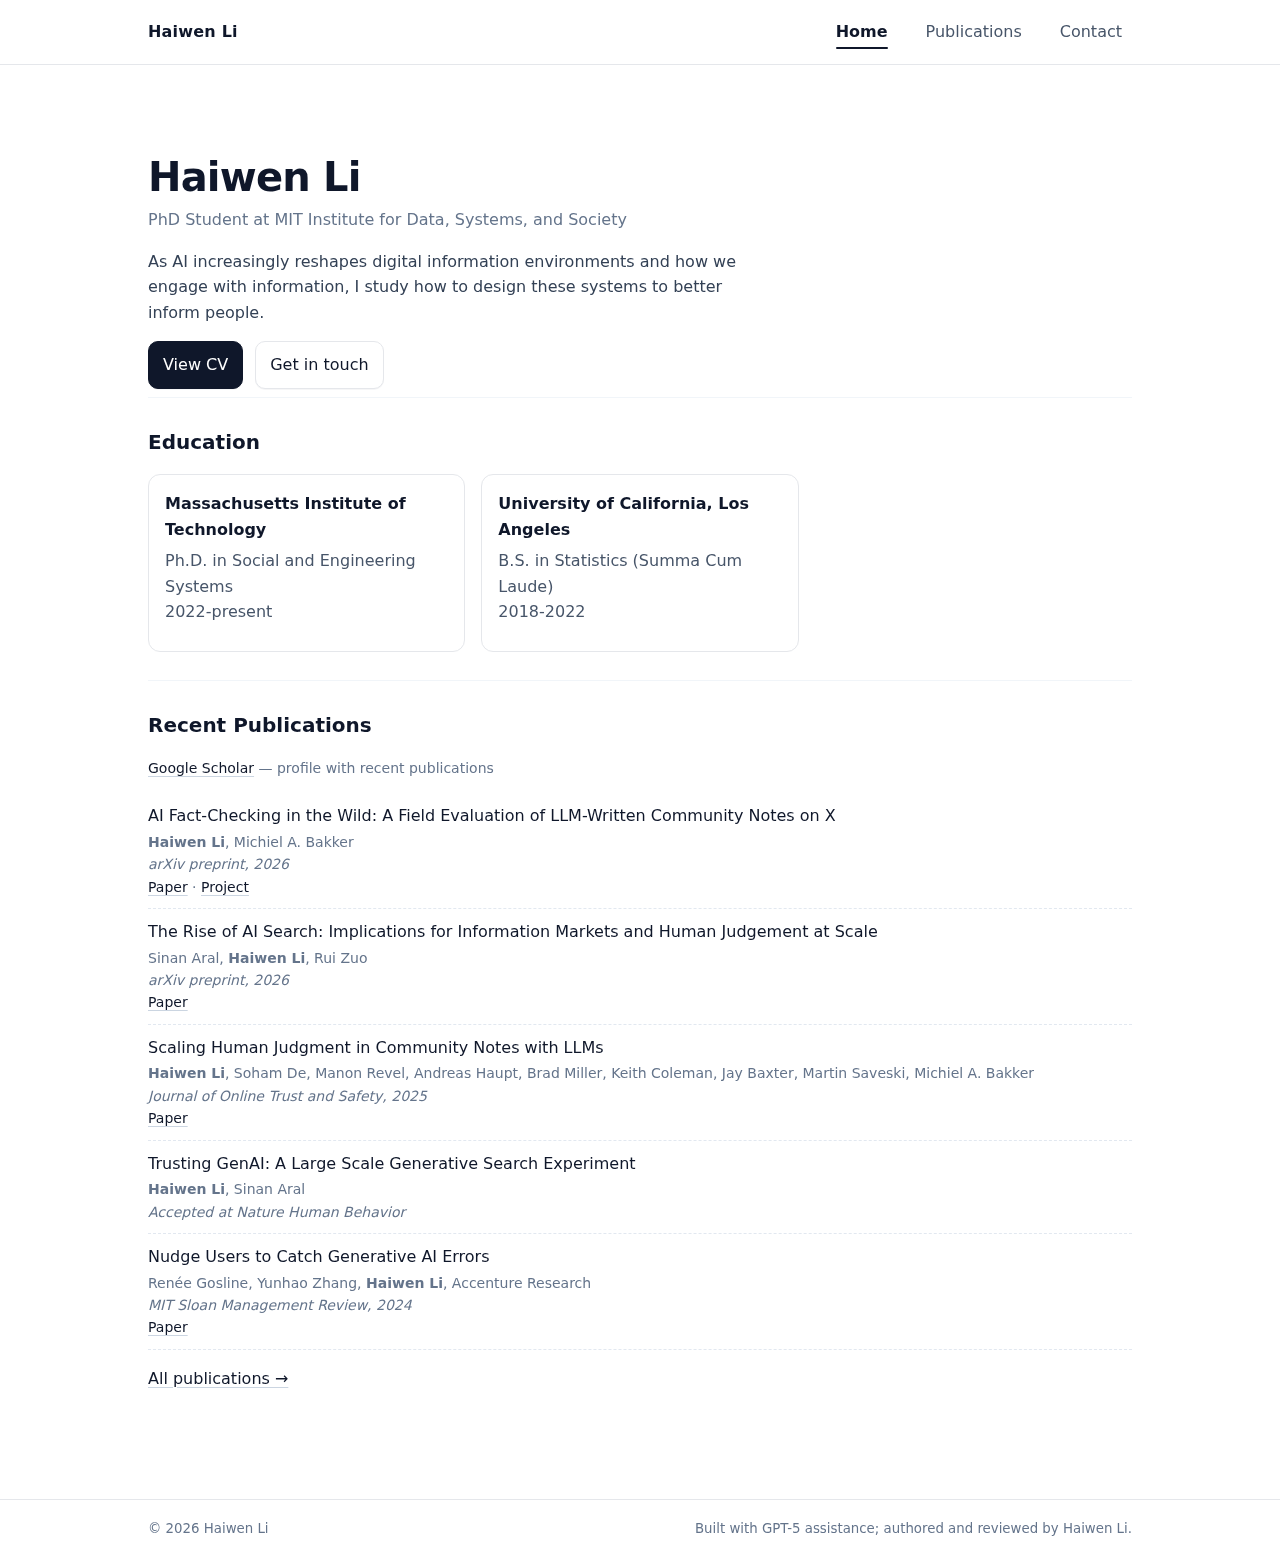
<file: index.html>
<!DOCTYPE html>
<html lang="en">
  <head>
    <meta charset="utf-8">
    <meta name="viewport" content="width=device-width, initial-scale=1, viewport-fit=cover">
    <title>Haiwen Li — Personal Website</title>
    <meta name="description" content="Personal website of Haiwen Li: research, publications, CV, contact.">
    <meta name="author" content="Haiwen Li">
    <meta name="robots" content="index,follow">
    <meta property="og:type" content="website">
    <meta property="og:title" content="Haiwen Li — Personal Website">
    <meta property="og:description" content="Research, publications, CV, and contact information.">
    <meta property="og:image" content="assets/og-image.png">
    <link rel="icon" href="assets/favicon.svg" type="image/svg+xml">
    <link rel="stylesheet" href="styles.css">
  </head>
  <body>
    <a class="skip-link" href="#content">Skip to content</a>
    <header class="site-header">
      <div class="container">
      <div class="header-row">
        <a class="site-brand" href="index.html">Haiwen Li</a>
        <nav class="site-nav" aria-label="Primary">
          <a class="nav-link active" aria-current="page" href="index.html">Home</a>
          <a class="nav-link" href="publications.html">Publications</a>
          
          <a class="nav-link" href="contact.html">Contact</a>
        </nav>
      </div>
      </div>
    </header>
    <main id="content" class="site-main">
      <div class="container">
      <section class="hero">
        <h1 class="hero-title">Haiwen Li</h1>
        <p class="hero-subtitle">PhD Student at MIT Institute for Data, Systems, and Society</p>
        <p class="hero-blurb">As AI increasingly reshapes digital information environments and how we engage with information, I study how to design these systems to better inform people.</p>
        <div class="hero-actions">
          <a class="button primary" href="https://drive.google.com/file/d/1IwnQhPuwNStEHbehhfUhacbkeyl02fSd/view?usp=sharing">View CV</a>
          <a class="button" href="contact.html">Get in touch</a>
        </div>
      </section>
      <section class="section">
        <h2 class="section-title">Education</h2>
        <div class="cards">
          <article class="card">
            <h3 class="card-title">Massachusetts Institute of Technology</h3>
            <p class="card-text">Ph.D. in Social and Engineering Systems<br>2022-present</p>
          </article>
          <article class="card">
            <h3 class="card-title">University of California, Los Angeles</h3>
            <p class="card-text">B.S. in Statistics (Summa Cum Laude)<br>2018-2022</p>
          </article>
        </div>
      </section>
      <section class="section">
        <h2 class="section-title">Recent Publications</h2>
        <p class="pub-meta"><a class="text-link" href="https://scholar.google.com/citations?user=d93rdYsAAAAJ&amp;hl=en">Google Scholar</a> — profile with recent publications</p>
        <div id="home-pubs"></div>
        <p><a class="text-link" href="publications.html">All publications →</a></p>
      </section>
      </div>
      
    </main>
    <footer class="site-footer">
      <div class="container">
      <div class="footer-row">
        <small>© <span id="year"></span> Haiwen Li</small>
        <small>Built with GPT-5 assistance; authored and reviewed by Haiwen Li.</small>
      </div>
      </div>
    </footer>
    <script>
      document.getElementById('year').textContent = new Date().getFullYear();
      fetch('assets/publications-list.html').then(r => r.text()).then(html => {
        const container = document.getElementById('home-pubs');
        container.innerHTML = html;
      }).catch(() => {
        document.getElementById('home-pubs').innerHTML = '<p class="pub-meta">Unable to load publications.</p>';
      });
    </script>
  </body>
  </html>
</file>
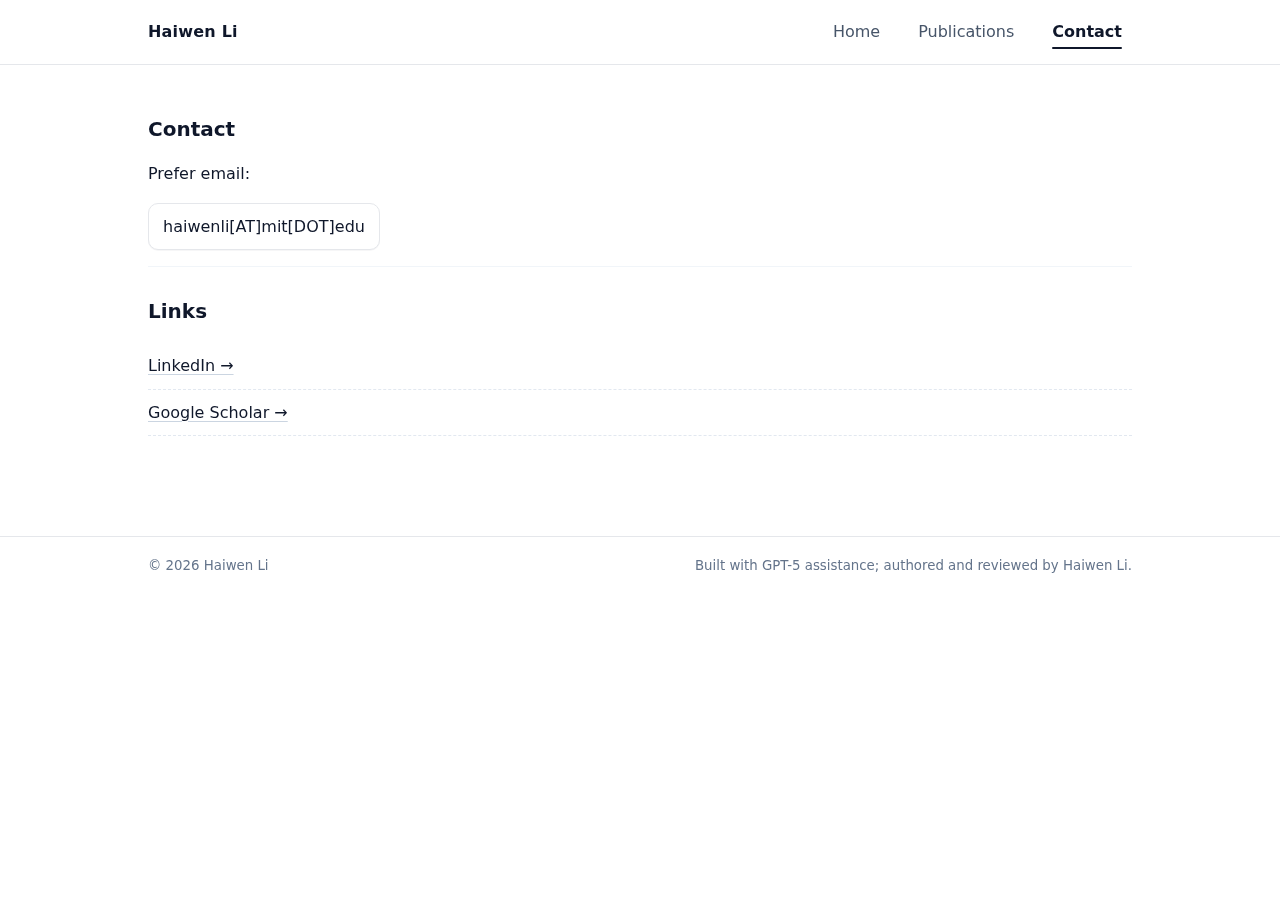
<file: contact.html>
<!DOCTYPE html>
<html lang="en">
  <head>
    <meta charset="utf-8">
    <meta name="viewport" content="width=device-width, initial-scale=1, viewport-fit=cover">
    <title>Contact — Haiwen Li</title>
    <meta name="description" content="Contact Haiwen Li.">
    <meta property="og:type" content="website">
    <meta property="og:title" content="Contact — Haiwen Li">
    <meta property="og:description" content="Contact Haiwen Li.">
    <meta property="og:image" content="assets/og-image.png">
    <link rel="icon" href="assets/favicon.svg" type="image/svg+xml">
    <link rel="stylesheet" href="styles.css">
  </head>
  <body>
    <a class="skip-link" href="#content">Skip to content</a>
    <header class="site-header">
      <div class="container">
      <div class="header-row">
        <a class="site-brand" href="index.html">Haiwen Li</a>
        <nav class="site-nav" aria-label="Primary">
          <a class="nav-link" href="index.html">Home</a>
          <a class="nav-link" href="publications.html">Publications</a>
          <a class="nav-link active" aria-current="page" href="contact.html">Contact</a>
        </nav>
      </div>
      </div>
    </header>
    <div class="container">
    <main id="content" class="site-main">
      <h1 class="section-title">Contact</h1>
      <p>Prefer email:</p>
      <p><a class="button" id="email-btn" data-user="haiwenli" data-domain="mit.edu" href="#">haiwenli[AT]mit[DOT]edu</a></p>
      <section class="section">
        <h2 class="section-title">Links</h2>
        <ul class="pub-list">
          <li><a class="text-link" href="https://www.linkedin.com/in/haiwen-li-53735a1aa/">LinkedIn →</a></li>
          <li><a class="text-link" href="https://scholar.google.com/citations?user=d93rdYsAAAAJ&amp;hl=en">Google Scholar →</a></li>
          <!-- <li><a class="text-link" href="#">Twitter →</a></li> -->
        </ul>
      </section>
      </div>
    </main>
    <footer class="site-footer">
      <div class="container">
      <div class="footer-row">
        <small>© <span id="year"></span> Haiwen Li</small>
        <small>Built with GPT-5 assistance; authored and reviewed by Haiwen Li.</small>
      </div>
      </div>
    </footer>
    <script>
      document.getElementById('year').textContent = new Date().getFullYear();
      const emailBtn = document.getElementById('email-btn');
      if (emailBtn) {
        emailBtn.addEventListener('click', function(e) {
          e.preventDefault();
          const user = this.dataset.user;
          const domain = this.dataset.domain;
          window.location.href = `mailto:${user}@${domain}`;
        });
      }
    </script>
  </body>
  </html>
</file>
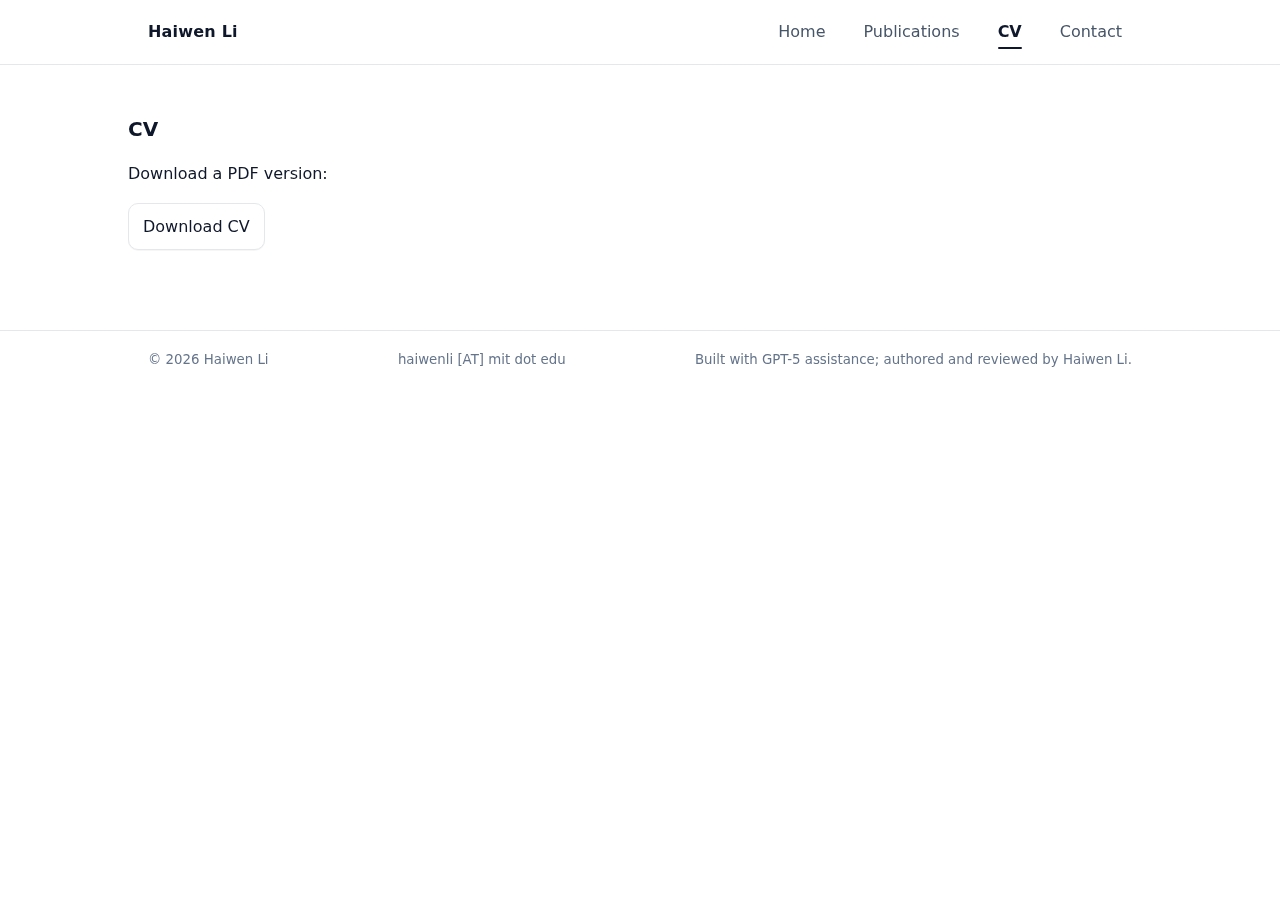
<file: cv.html>
<!DOCTYPE html>
<html lang="en">
  <head>
    <meta charset="utf-8">
    <meta name="viewport" content="width=device-width, initial-scale=1">
    <title>CV — Haiwen Li</title>
    <meta name="description" content="Curriculum Vitae of Haiwen Li.">
    <meta property="og:type" content="website">
    <meta property="og:title" content="CV — Haiwen Li">
    <meta property="og:description" content="Curriculum Vitae of Haiwen Li.">
    <meta property="og:image" content="assets/og-image.png">
    <link rel="icon" href="assets/favicon.svg" type="image/svg+xml">
    <link rel="stylesheet" href="styles.css">
  </head>
  <body>
    <a class="skip-link" href="#content">Skip to content</a>
    <header class="site-header">
      <div class="container header-row">
        <a class="site-brand" href="index.html">Haiwen Li</a>
        <nav class="site-nav" aria-label="Primary">
          <a class="nav-link" href="index.html">Home</a>
          <a class="nav-link" href="publications.html">Publications</a>
          <a class="nav-link active" aria-current="page" href="cv.html">CV</a>
          <a class="nav-link" href="contact.html">Contact</a>
        </nav>
      </div>
    </header>
    <main id="content" class="site-main container">
      <h1 class="section-title">CV</h1>
      <p>Download a PDF version:</p>
      <p><a class="button" href="assets/HaiwenLi08262025.pdf">Download CV</a></p>
      
    </main>
    <footer class="site-footer">
      <div class="container footer-row">
        <small>© <span id="year"></span> Haiwen Li</small>
        <small>haiwenli [AT] mit dot edu</small>
        <small>Built with GPT-5 assistance; authored and reviewed by Haiwen Li.</small>
      </div>
    </footer>
    <script>document.getElementById('year').textContent = new Date().getFullYear();</script>
  </body>
  </html>
</file>
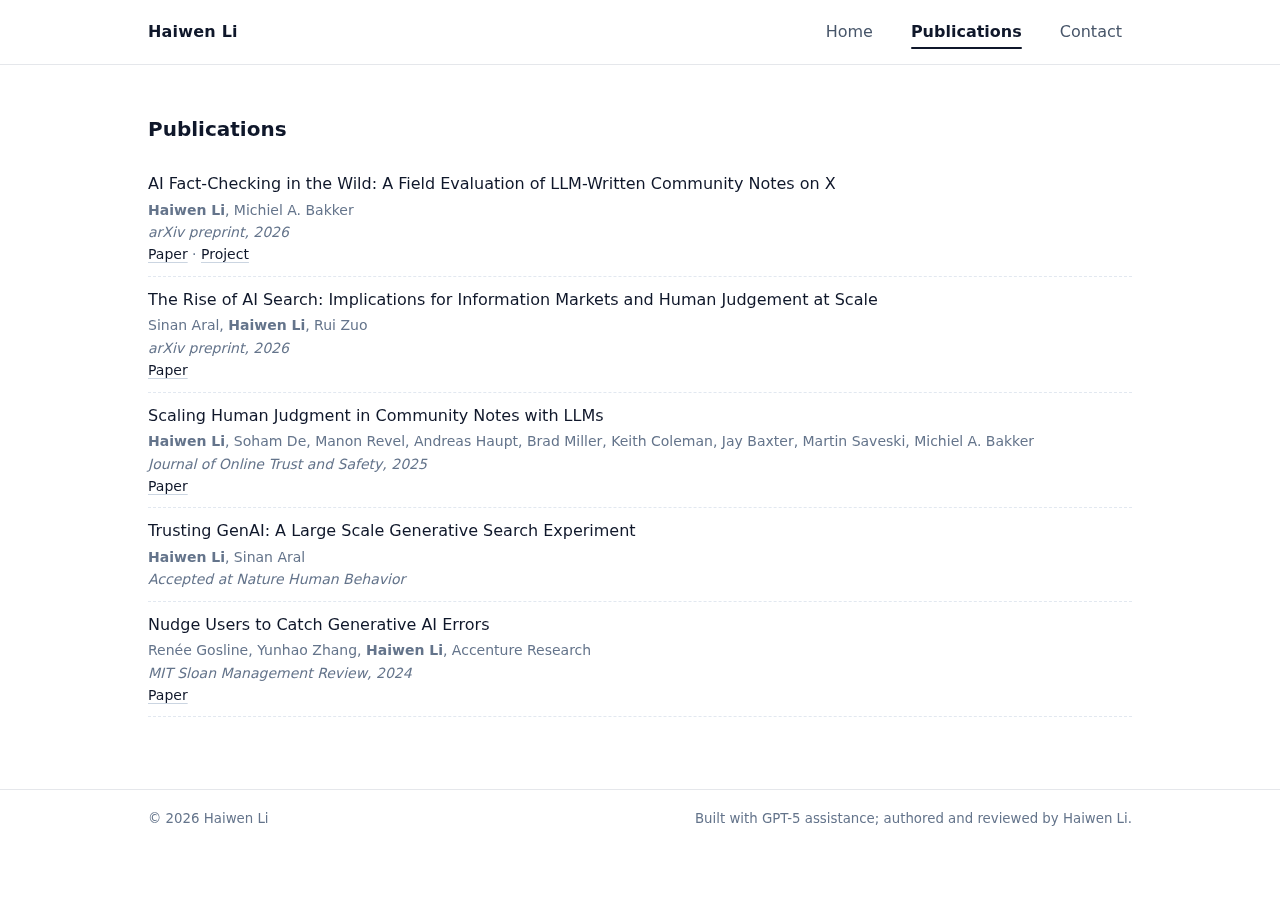
<file: publications.html>
<!DOCTYPE html>
<html lang="en">
  <head>
    <meta charset="utf-8">
    <meta name="viewport" content="width=device-width, initial-scale=1, viewport-fit=cover">
    <title>Publications — Haiwen Li</title>
    <meta name="description" content="Publications by Haiwen Li.">
    <meta property="og:type" content="website">
    <meta property="og:title" content="Publications — Haiwen Li">
    <meta property="og:description" content="Publications by Haiwen Li.">
    <meta property="og:image" content="assets/og-image.png">
    <link rel="icon" href="assets/favicon.svg" type="image/svg+xml">
    <link rel="stylesheet" href="styles.css">
  </head>
  <body>
    <a class="skip-link" href="#content">Skip to content</a>
    <header class="site-header">
      <div class="container">
      <div class="header-row">
        <a class="site-brand" href="index.html">Haiwen Li</a>
        <nav class="site-nav" aria-label="Primary">
          <a class="nav-link" href="index.html">Home</a>
          <a class="nav-link active" aria-current="page" href="publications.html">Publications</a>
          
          <a class="nav-link" href="contact.html">Contact</a>
        </nav>
      </div>
      </div>
    </header>
    <div class="container">
    <main id="content" class="site-main">
      <h1 class="section-title">Publications</h1>
      <div id="pubs"></div>
    </main>
    </div>
    <footer class="site-footer">
      <div class="container">
      <div class="footer-row">
        <small>© <span id="year"></span> Haiwen Li</small>
        <small>Built with GPT-5 assistance; authored and reviewed by Haiwen Li.</small>
      </div>
      </div>
    </footer>
    <script>
      document.getElementById('year').textContent = new Date().getFullYear();
      fetch('assets/publications-list.html').then(r => r.text()).then(html => {
        const container = document.getElementById('pubs');
        container.innerHTML = html;
      }).catch(() => {
        document.getElementById('pubs').innerHTML = '<p class="pub-meta">Unable to load publications.</p>';
      });
    </script>
  </body>
  </html>
</file>
<file: styles.css>
/* Chic minimal theme: white background, elegant typography, subtle dividers */
/* Base reset */
*, *::before, *::after { box-sizing: border-box; }
html { -webkit-text-size-adjust: 100%; }
body { margin: 0; font-family: ui-sans-serif, system-ui, -apple-system, Segoe UI, Roboto, Helvetica, Arial, "Apple Color Emoji", "Segoe UI Emoji"; color: #0f172a; background: #ffffff; line-height: 1.6; }
img { max-width: 100%; height: auto; display: block; }
a { color: inherit; text-decoration: none; }

/* Layout */
.container { width: 100%; max-width: 1024px; margin: 0 auto; padding: 0 20px; }
.site-header { position: sticky; top: 0; z-index: 10; background: rgba(255,255,255,0.9); backdrop-filter: saturate(180%) blur(8px); border-bottom: 1px solid #e5e7eb; }
.header-row { display: flex; align-items: center; justify-content: space-between; height: 64px; }
.site-brand { font-weight: 700; letter-spacing: 0.2px; }
.site-nav { display: flex; gap: 18px; }
.nav-link { padding: 8px 10px; color: #475569; border-radius: 6px; }
.nav-link:hover { background: #f8fafc; color: #0f172a; }
.nav-link.active { color: #0f172a; font-weight: 600; position: relative; }
.nav-link.active::after { content: ""; position: absolute; left: 10px; right: 10px; bottom: 4px; height: 2px; background: #0f172a; border-radius: 2px; }

.site-main { padding: 48px 0 64px; }
.hero { padding: 40px 0 8px; }
.hero-title { font-size: 40px; line-height: 1.2; margin: 0 0 6px; letter-spacing: -0.02em; }
.hero-subtitle { color: #64748b; margin: 0 0 8px; }
.hero-blurb { color: #334155; max-width: 60ch; }
.hero-actions { display: flex; gap: 12px; margin-top: 16px; }

.section { padding: 28px 0; border-top: 1px solid #f1f5f9; }
.section-title { font-size: 20px; margin: 0 0 16px; }

.cards { display: grid; grid-template-columns: repeat(3, minmax(0, 1fr)); gap: 16px; }
.card { border: 1px solid #e5e7eb; border-radius: 12px; padding: 16px; background: #ffffff; }
.card-title { margin: 0 0 6px; font-size: 16px; }
.card-text { color: #475569; margin: 0 0 10px; }
.card-actions { display: flex; }

.pub-list { list-style: none; padding: 0; margin: 0 0 8px; }
.pub-list li { display: flex; flex-direction: column; gap: 2px; padding: 10px 0; border-bottom: 1px dashed #e2e8f0; }
.pub-title { font-weight: 500; }
.pub-meta { color: #64748b; font-size: 14px; }

.site-footer { border-top: 1px solid #e5e7eb; padding: 18px 0; }
.footer-row { display: flex; align-items: center; justify-content: space-between; color: #64748b; }

/* Buttons */
.button { display: inline-flex; align-items: center; justify-content: center; gap: 8px; padding: 10px 14px; border-radius: 10px; border: 1px solid #e5e7eb; background: #ffffff; color: #0f172a; box-shadow: 0 1px 0 rgba(15,23,42,0.04); }
.button:hover { background: #f8fafc; }
.button.primary { background: #0f172a; color: #ffffff; border-color: #0f172a; }
.button.primary:hover { background: #111827; }

/* Links */
.text-link { color: #0f172a; text-decoration: underline; text-underline-offset: 3px; text-decoration-color: #cbd5e1; }
.text-link:hover { text-decoration-color: #0f172a; }

/* Accessibility */
.skip-link { position: absolute; left: -9999px; top: auto; width: 1px; height: 1px; overflow: hidden; }
.skip-link:focus { left: 16px; top: 12px; width: auto; height: auto; padding: 8px 12px; background: #111827; color: #fff; border-radius: 8px; z-index: 100; }

/* Responsive */
@media (max-width: 900px) {
  .cards { grid-template-columns: 1fr 1fr; }
}
@media (max-width: 640px) {
  .header-row { height: 56px; }
  .site-nav { gap: 8px; }
  .cards { grid-template-columns: 1fr; }
  .hero-title { font-size: 32px; }
}
@media (max-width: 480px) {
  .container {
    padding-left: 5vw;
    padding-right: 5vw;
  }
  body, html {
    overflow-x: hidden;
  }
}
</file>
